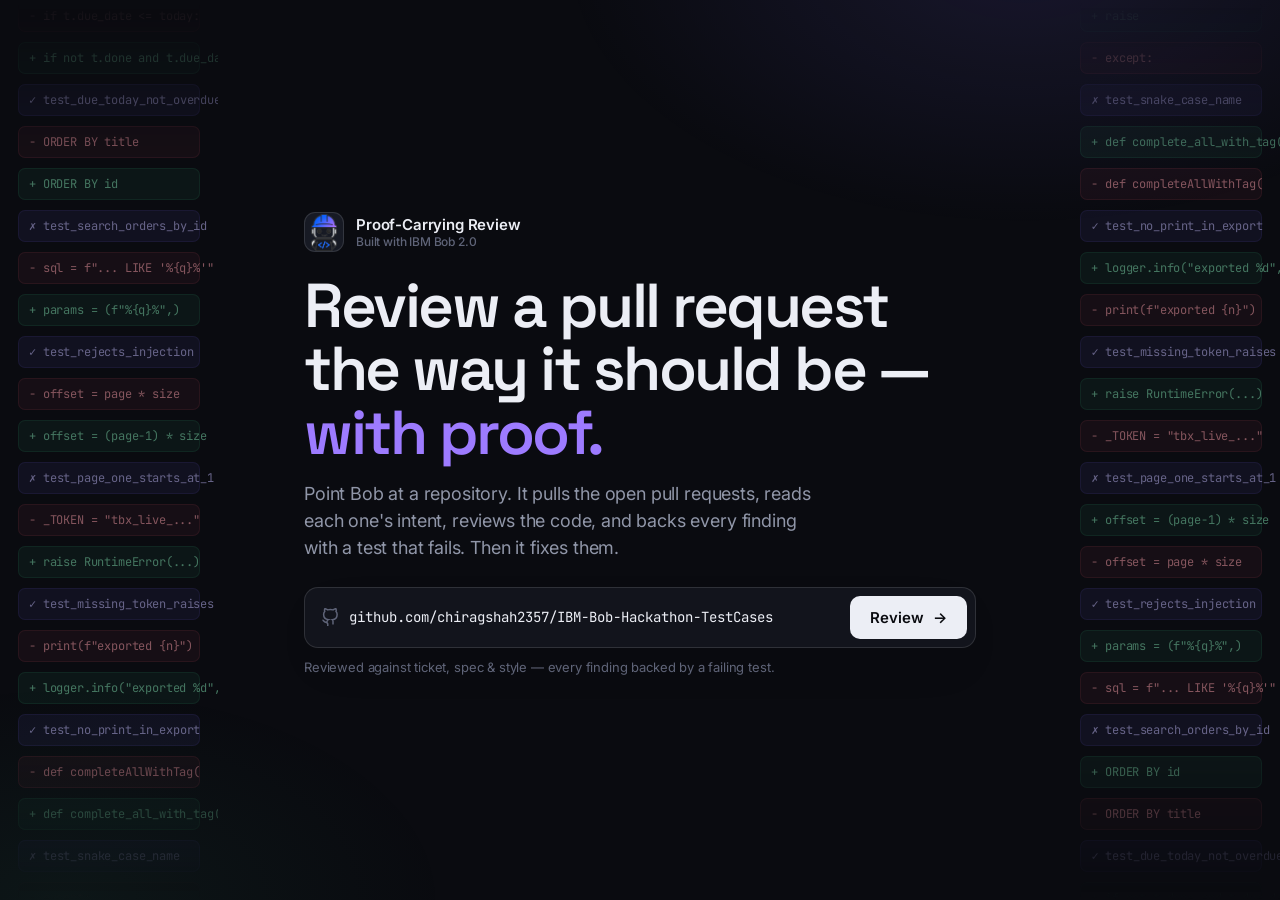
<file: reviewboard/index.html>
<!DOCTYPE html>
<html lang="en">
<head>
<meta charset="UTF-8" />
<meta name="viewport" content="width=device-width, initial-scale=1.0" />
<title>Proof-Carrying Review</title>
<link rel="preconnect" href="https://fonts.googleapis.com" />
<link rel="preconnect" href="https://fonts.gstatic.com" crossorigin />
<link href="https://fonts.googleapis.com/css2?family=Space+Grotesk:wght@400;500;600;700&family=Inter:wght@400;500;600;700&family=JetBrains+Mono:wght@400;500;600&display=swap" rel="stylesheet" />
<link rel="stylesheet" href="style.css" />
</head>
<body>
<section id="landing">
  <div class="fx left"><div class="stream" id="fxL"></div></div>
  <div class="fx right"><div class="stream" id="fxR"></div></div>

  <div class="hero">
    <div class="brandline">
      <div class="logo"><img src="assets/bob.png" alt="Bob" /></div>
      <div class="nm">Proof-Carrying Review<small>Built with IBM Bob 2.0</small></div>
    </div>

    <h1>Review a pull request<br>the way it should be —<br><span class="g">with proof.</span></h1>
    <p class="sub">Point Bob at a repository. It pulls the open pull requests, reads each one's intent, reviews the code, and backs every finding with a test that fails. Then it fixes them.</p>

    <div class="reviewbox">
      <svg width="18" height="18" viewBox="0 0 24 24" fill="none" stroke="currentColor" stroke-width="2"><path d="M9 19c-5 1.5-5-2.5-7-3m14 6v-3.87a3.37 3.37 0 0 0-.94-2.61c3.14-.35 6.44-1.54 6.44-7A5.44 5.44 0 0 0 20 4.77 5.07 5.07 0 0 0 19.91 1S18.73.65 16 2.48a13.38 13.38 0 0 0-7 0C6.27.65 5.09 1 5.09 1A5.07 5.07 0 0 0 5 4.77a5.44 5.44 0 0 0-1.5 3.78c0 5.42 3.3 6.61 6.44 7A3.37 3.37 0 0 0 9 21.13V25"/></svg>
      <input id="repo" value="github.com/chiragshah2357/IBM-Bob-Hackathon-TestCases" spellcheck="false" />
      <button onclick="go()">Review <span class="arw">→</span></button>
    </div>
    <p class="hint">Reviewed against ticket, spec &amp; style — every finding backed by a failing test.</p>
  </div>
</section>
<script>
function go(){
  const r=document.getElementById('repo').value.trim();
  location.href='dashboard.html?repo='+encodeURIComponent(r);
}
document.getElementById('repo').addEventListener('keydown',e=>{if(e.key==='Enter')go();});

// side "diff rain" — slow-moving review lines in the gutters
const LINES=[
  ['del','- if t.due_date <= today:'],['add','+ if not t.done and t.due_date < today:'],
  ['test','✓ test_due_today_not_overdue'],['del','- ORDER BY title'],['add','+ ORDER BY id'],
  ['test','✗ test_search_orders_by_id'],['del','- sql = f"... LIKE \'%{q}%\'"'],['add','+ params = (f"%{q}%",)'],
  ['test','✓ test_rejects_injection'],['del','- offset = page * size'],['add','+ offset = (page-1) * size'],
  ['test','✗ test_page_one_starts_at_1'],['del','- _TOKEN = "tbx_live_..."'],['add','+ raise RuntimeError(...)'],
  ['test','✓ test_missing_token_raises'],['del','- print(f"exported {n}")'],['add','+ logger.info("exported %d", n)'],
  ['test','✓ test_no_print_in_export'],['del','- def completeAllWithTag('],['add','+ def complete_all_with_tag('],
  ['test','✗ test_snake_case_name'],['del','- except:'],['add','+ raise'],
];
function fill(el,shuffle){
  const seq = shuffle ? LINES.slice().reverse() : LINES;
  const rows = seq.concat(seq).map(([c,t])=>`<div class="dline ${c}">${t}</div>`).join('');
  el.innerHTML=rows;
}
fill(document.getElementById('fxL'),false);
fill(document.getElementById('fxR'),true);
</script>
</body>
</html>
</file>
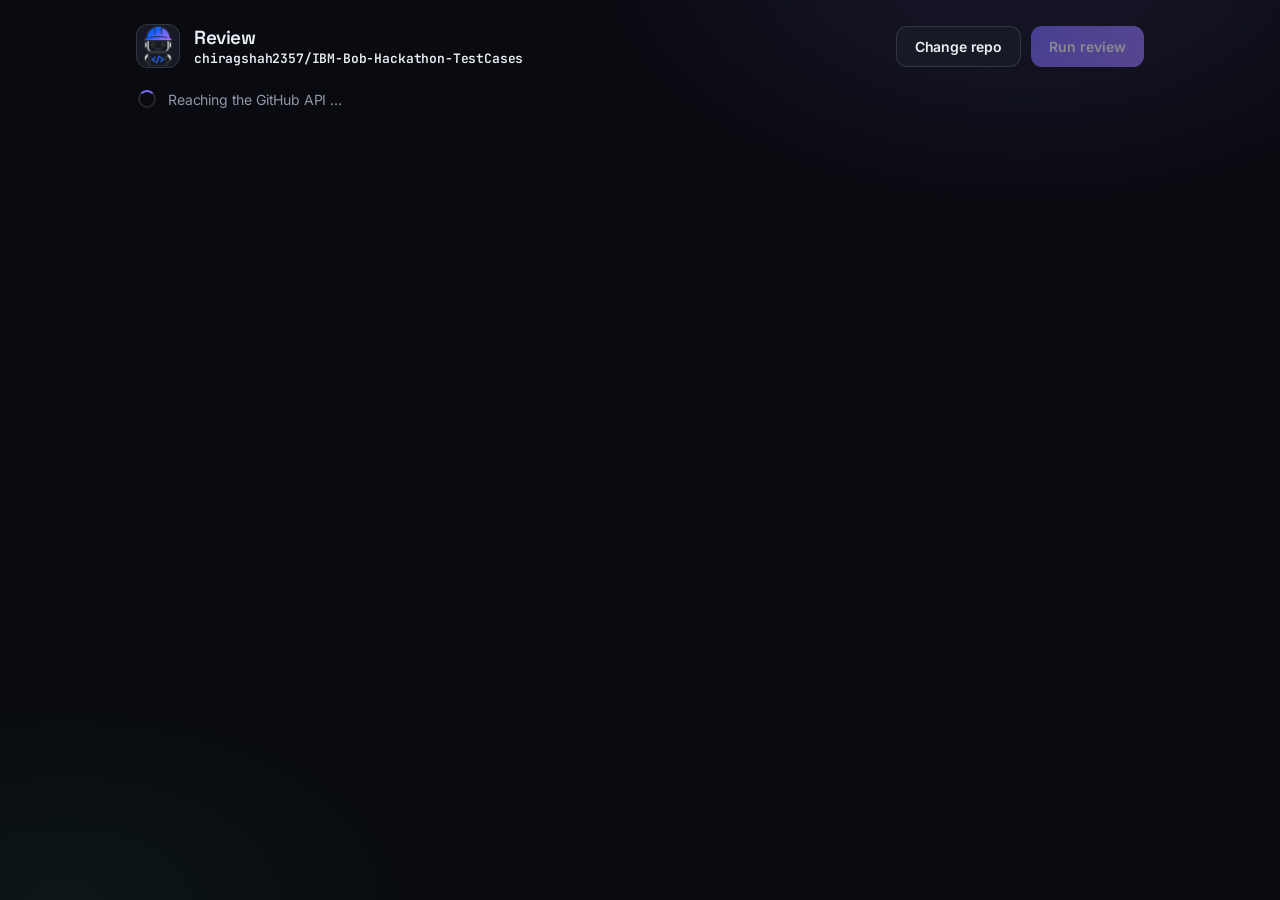
<file: reviewboard/dashboard.html>
<!DOCTYPE html>
<html lang="en">
<head>
<meta charset="UTF-8" />
<meta name="viewport" content="width=device-width, initial-scale=1.0" />
<title>Review · Proof-Carrying Review</title>
<link rel="preconnect" href="https://fonts.googleapis.com" />
<link rel="preconnect" href="https://fonts.gstatic.com" crossorigin />
<link href="https://fonts.googleapis.com/css2?family=Space+Grotesk:wght@400;500;600;700&family=Inter:wght@400;500;600;700&family=JetBrains+Mono:wght@400;500;600&display=swap" rel="stylesheet" />
<link rel="stylesheet" href="style.css" />
</head>
<body>
<section id="dash">
  <div class="top">
    <div class="mini"><img src="assets/bob.png" alt="Bob" /></div>
    <div>
      <h2>Review</h2>
      <div class="repo" id="repoLabel">—</div>
    </div>
    <div class="actions">
      <a class="btn" href="index.html">Change repo</a>
      <button class="btn primary" id="runBtn" onclick="runReview()" disabled>Run review</button>
    </div>
  </div>

  <!-- stage 1: pulling PRs -->
  <div class="stage-note" id="pulling"><span class="spinner"></span> Connecting to repository &amp; pulling open pull requests…</div>

  <!-- run progress -->
  <div id="runbar">
    <div class="bar"><i id="barFill"></i></div>
    <div class="runmeta"><span class="live" id="runLabel">Starting…</span><span id="runPct">0%</span></div>
  </div>

  <!-- results (after run) -->
  <div id="results">
    <div class="row reveal" id="tiles"></div>
    <div class="reveal">
      <div class="sec">Leaderboard</div>
      <p class="sec-sub">Aggregate across all pulled PRs, scored against the ground-truth answer key.</p>
      <div class="panel lb"><table>
        <thead><tr><th>Reviewer</th><th>Recall</th><th>Precision</th><th>Trust</th><th>False alarms</th></tr></thead>
        <tbody id="lb"></tbody>
      </table></div>
    </div>
    <div class="reveal">
      <div class="sec">Recall vs PR size</div>
      <p class="sec-sub">Baselines lose recall as diffs grow. Proof-Carrying Review holds.</p>
      <div class="panel">
        <div class="chart" id="chart"></div>
        <div class="legend">
          <span><i style="background:var(--grad)"></i> Proof-Carrying</span>
          <span><i style="background:#3c415a"></i> Single-pass LLM</span>
        </div>
      </div>
    </div>
  </div>

  <!-- PR list (present after pull; findings fill after run) -->
  <div id="prSection" style="display:none">
    <div class="sec" id="prTitle">Pulled pull requests</div>
    <p class="sec-sub" id="prSub">Bob read each PR's title and description. Press <b>Run review</b> to review the code.</p>
    <div class="prlist" id="prlist"></div>
  </div>
</section>

<script src="data.js"></script>
<script>
const $=s=>document.querySelector(s);
const esc=t=>(t||'').replace(/&/g,'&amp;').replace(/</g,'&lt;').replace(/>/g,'&gt;');
const params=new URLSearchParams(location.search);
const repo=params.get('repo')||DATA.repo;
$('#repoLabel').innerHTML='<b>'+esc(repo.replace('github.com/',''))+'</b>';

let reviewed=false;

// ---- Stage 1: pull PRs (title + description) ----
function prCardHTML(p,idx,fresh){
  const tags=p.clean?'<span class="tag clean">clean</span>':p.categories.map(c=>`<span class="tag ${c}">${c}</span>`).join('');
  let cnt='<span class="cnt pending">·</span>';
  if(reviewed) cnt=p.clean?'<span class="cnt zero">0</span>':`<span class="cnt"><span class="ok">${p.found}</span>/${p.planted}</span>`;
  const body=!reviewed?'' : (p.clean
    ? `<p class="muted" style="margin:13px 0 2px">No issues — the reviewer correctly surfaced nothing.</p>`
    : p.findings.map(f=>findingHTML(f)).join(''));
  return `<div class="pr${fresh?' fresh':''}" id="pr${idx}">
    <div class="head" onclick="${reviewed?`togglePR(${idx})`:''}">
      <span class="id">#${p.pr}</span>
      <div class="meta"><div class="name">${esc(p.title)}</div><div class="desc">${esc(p.desc)}</div></div>
      <span class="tags">${tags}</span>${cnt}${reviewed?'<span class="chev">▶</span>':''}
    </div>
    <div class="body">${body}</div>
  </div>`;
}
function renderPRs(){ $('#prlist').innerHTML=DATA.prs.map((p,idx)=>prCardHTML(p,idx,false)).join(''); }

// real pull: staged status, then fetch OPEN PRs live from the GitHub API
async function pullPRs(){
  const note=$('#pulling');
  const slug=repo.replace(/^https?:\/\//,'').replace('github.com/','').replace(/\/+$/,'');
  const steps=['Connecting to '+slug+' …','Reaching the GitHub API …','Fetching open pull requests …'];
  const delays=[600,650,350];
  const showStep=i=>new Promise(res=>{note.innerHTML='<span class="spinner"></span> '+steps[i];setTimeout(res,delays[i]);});
  await showStep(0); await showStep(1); await showStep(2);

  let live=null;
  try{
    const r=await fetch('https://api.github.com/repos/'+slug+'/pulls?state=open&per_page=100',
                        {headers:{'Accept':'application/vnd.github+json'}});
    if(r.ok) live=await r.json();
  }catch(e){}

  if(live && live.length){
    const byNum={}; live.forEach(pr=>byNum[String(pr.number).padStart(2,'0')]=pr);
    DATA.prs=DATA.prs.filter(p=>byNum[p.pr]).sort((a,b)=>a.pr.localeCompare(b.pr));
    DATA.prs.forEach(p=>{
      const g=byNum[p.pr];
      p.title=g.title.replace(/^TICKET-\d+:\s*/i,'');
      const line=(g.body||'').split('\n').map(s=>s.trim()).find(s=>s && !s.startsWith('#'))||p.desc;
      p.desc=line.replace(/\[([^\]]+)\]\([^)]+\)/g,'$1').replace(/[*_`]/g,'').slice(0,120);
      p.url=g.html_url; p.num=g.number; p.draft=g.draft;
    });
    note.classList.add('done');
    note.innerHTML='Pulled <span class="count">'+DATA.prs.length+'</span> open pull requests live from GitHub — read each title &amp; description';
  }else{
    note.classList.add('done');
    note.innerHTML='<span class="count">'+DATA.prs.length+'</span> pull requests (offline snapshot — GitHub API not reachable)';
  }

  $('#prSection').style.display='block';
  $('#prlist').innerHTML='';
  DATA.prs.forEach((p,idx)=>setTimeout(()=>{
    $('#prlist').insertAdjacentHTML('beforeend',prCardHTML(p,idx,true));
    if(idx===DATA.prs.length-1) $('#runBtn').disabled=false;
  },160+idx*120));
}
function findingHTML(f){
  const fixBtn=f.fix?`<button class="tbtn fix" onclick="applyFix(this)">Apply Bob's fix &amp; re-run</button>`:'';
  return `<div class="finding">
    <div class="fh"><span class="fid">${f.id}</span><span class="sev ${f.severity}">${f.severity}</span><span class="tag ${f.category}">${f.category}</span></div>
    <div class="claim">${esc(f.claim)}</div>
    <div class="loc">${f.file}:${f.line}</div>
    <div class="code"><div class="cbar"><span class="fn mono">${f.test}</span></div><pre>${esc(f.code)}</pre></div>
    <div class="runrow">
      <button class="tbtn" onclick="runTest(this)">Run test</button>${fixBtn}
      <span class="status fail">✗ Failed — bug reproduced</span>
      <span class="status pass">✓ Passed — fix verified</span>
    </div>
    <div class="out fail"><pre>${esc(f.fail)}</pre></div>
    ${f.fix?`<div class="out pass"><pre>${esc('$ pytest '+f.test+'\n'+f.fix+'\n\n1 passed in 0.03s')}</pre></div>`:''}
  </div>`;
}
function togglePR(i){document.getElementById('pr'+i).classList.toggle('open');}
function runTest(b){const x=b.closest('.finding');x.querySelector('.status.fail').classList.add('show');x.querySelector('.out.fail').classList.add('show');b.disabled=true;b.textContent='Test run';}
function applyFix(b){const x=b.closest('.finding');x.querySelector('.status.pass').classList.add('show');x.querySelector('.out.pass').classList.add('show');b.disabled=true;b.textContent='Fixed ✓';}

// ---- results painters ----
function paintTiles(){const o=DATA.leaderboard.ours,n=DATA.leaderboard.naive;
  $('#tiles').innerHTML=[
    ['Recall',o.recall+'<span class="u">%</span>','+'+(o.recall-n.recall)+' vs single-pass'],
    ['Precision',o.precision+'<span class="u">%</span>','+'+(o.precision-n.precision)+' vs single-pass'],
    ['Trust score',o.trust+'<span class="u">%</span>','every finding proven'],
    ['False alarms',o.false_alarms,'vs '+n.false_alarms+' single-pass'],
  ].map(([h,m,d])=>`<div class="panel tile"><h3>${h}</h3><div class="metric">${m}</div><div class="delta">${d}</div></div>`).join('');}
function paintLB(){const bar=(v,g)=>`<div class="barcell"><div class="track"><i style="width:${v}%;background:${g}"></i></div><span class="num">${v}%</span></div>`;
  const rows=[['ours','Proof-Carrying','ours','var(--grad)'],['naive','Single-pass LLM','naive','#3c415a']];
  $('#lb').innerHTML=rows.map(([k,label,cls,g],i)=>{const d=DATA.leaderboard[k];
    return `<tr class="${i===0?'win':''}"><td><span class="who ${cls}"><span class="dot"></span>${label}${i===0?' <span class="crown">★</span>':''}</span></td>
      <td>${bar(d.recall,g)}</td><td>${bar(d.precision,g)}</td><td>${d.trust}%</td><td>${d.false_alarms}</td></tr>`;}).join('');}
function paintChart(){$('#chart').innerHTML=DATA.sizeBuckets.map(s=>`
  <div class="grp"><div class="bars">
    <div class="gb ours" style="height:${s.ours*1.4}px"><span class="v">${s.ours}</span></div>
    <div class="gb naive" style="height:${s.naive*1.4}px"><span class="v">${s.naive}</span></div>
  </div><div class="lab">${s.size}<small>${s.lines}</small></div></div>`).join('');}

// ---- Stage 2: run review ----
let running=false;
function runReview(){
  if(running||reviewed)return;running=true;
  $('#runBtn').disabled=true;$('#runbar').classList.add('show');
  const steps=[
    ['Reading each PR — title, description, ticket, SPEC & STYLE',10],
    ['Spawning 4 reviewer subagents (spec · bugs · coverage · style)',28],
    ['Reviewing code across 8 PRs',48],
    ['Prover — writing a failing test per candidate finding',70],
    ['Running proof tests with pytest',88],
    ['Scoring & writing findings.json',100],
  ];
  let i=0;(function tick(){
    if(i>=steps.length){
      $('#runLabel').textContent='Review complete — 19 findings, each proven by a failing test';
      running=false;reviewed=true;
      setTimeout(()=>{
        $('#runbar').classList.remove('show');
        paintTiles();paintLB();paintChart();$('#results').classList.add('show');
        $('#prTitle').textContent='Findings by pull request';
        $('#prSub').innerHTML='Each finding is backed by a failing test. Click a PR, then run the test — red now, green after Bob’s fix.';
        renderPRs();
      },450);return;}
    const [label,pct]=steps[i++];
    $('#runLabel').textContent=label;$('#runPct').textContent=pct+'%';$('#barFill').style.width=pct+'%';
    setTimeout(tick,700+Math.random()*480);
  })();
}

pullPRs(); // buffering: connect -> fetch -> stream PRs
</script>
</body>
</html>
</file>
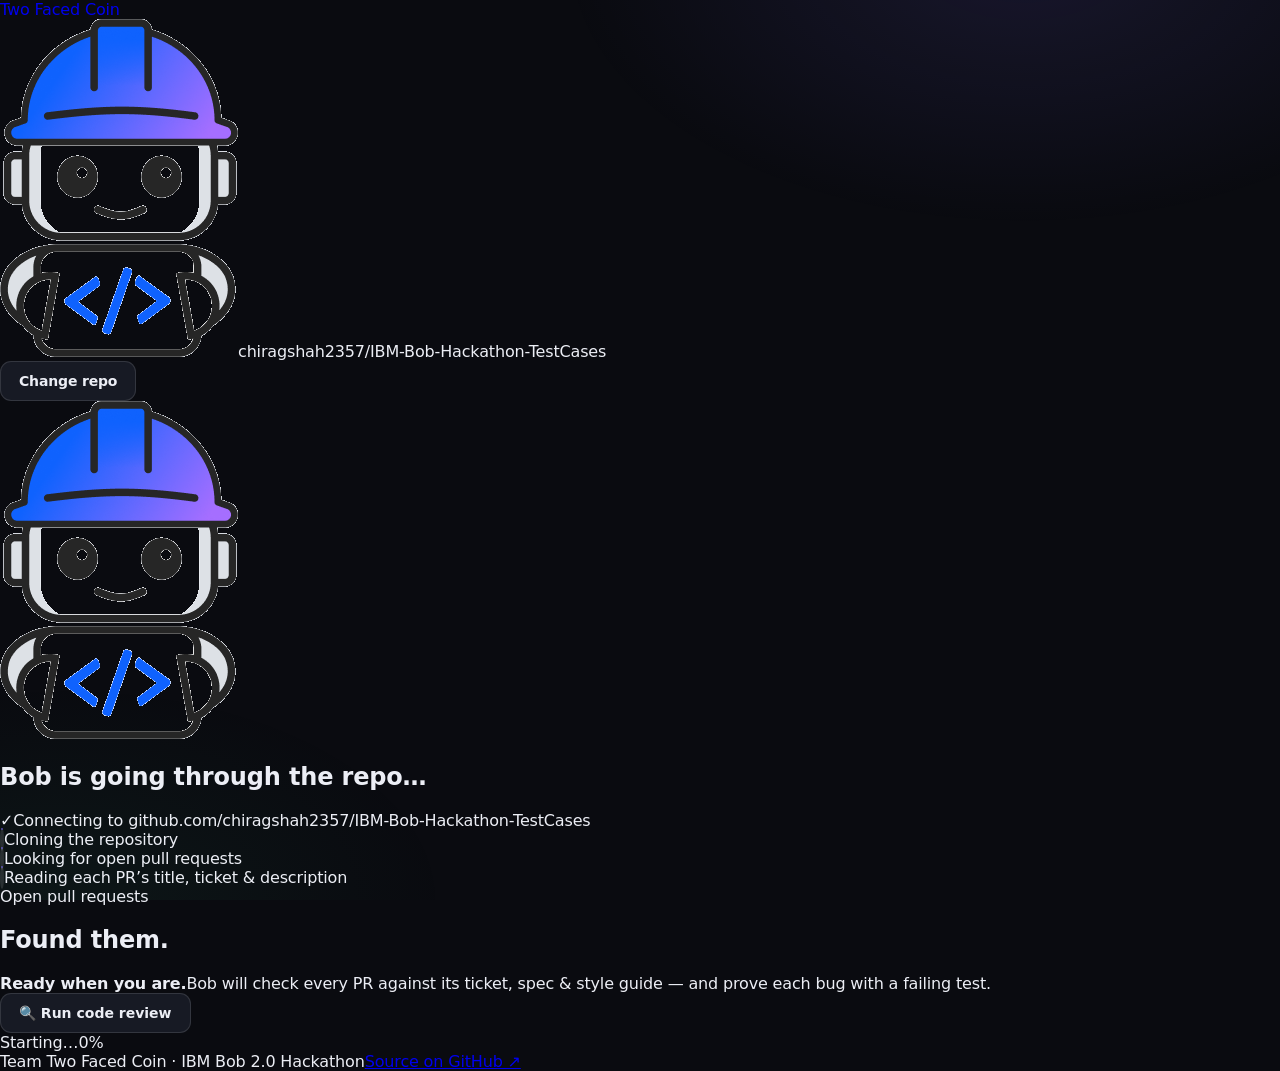
<file: reviewboard/review.html>
<!DOCTYPE html>
<html lang="en">
<head>
<meta charset="UTF-8" />
<meta name="viewport" content="width=device-width, initial-scale=1.0" />
<title>Review · Proof-Carrying Review</title>
<link rel="preconnect" href="https://fonts.googleapis.com" />
<link rel="preconnect" href="https://fonts.gstatic.com" crossorigin />
<link href="https://fonts.googleapis.com/css2?family=Bricolage+Grotesque:opsz,wght@12..96,500;12..96,600;12..96,700;12..96,800&family=JetBrains+Mono:wght@400;600;700&display=swap" rel="stylesheet" />
<link rel="stylesheet" href="style.css" />
</head>
<body>
<div class="wrap">
  <div class="rtop">
    <a class="team" href="index.html" style="text-decoration:none"><span class="coin" aria-hidden="true"></span>Two Faced Coin</a>
    <div class="right">
      <div class="repo"><img src="assets/bob.png" alt="" /><span id="repoName">—</span></div>
      <a class="btn small ghost" href="index.html">Change repo</a>
    </div>
  </div>

  <!-- 1 · Bob goes through the repo -->
  <div class="card scan" id="scan">
    <div class="bobbox"><img src="assets/bob.png" alt="" /></div>
    <div>
      <h2 id="scanTitle">Bob is going through the repo…</h2>
      <div class="scanlog" id="scanlog"></div>
      <div class="scanbar"><i id="scanbar"></i></div>
    </div>
  </div>

  <!-- 2 · open PRs, listed in order -->
  <section id="prSection" class="hidden">
    <div class="shead">
      <div><span class="kicker" id="prKicker">Open pull requests</span><h2 id="prHeading">Found them.</h2><p id="prSub"></p></div>
    </div>
    <div class="prlist" id="prlist"></div>

    <!-- 3 · run the review -->
    <div class="card runcta hidden" id="runcta">
      <div class="txt"><b>Ready when you are.</b><span>Bob will check every PR against its ticket, spec &amp; style guide — and prove each bug with a failing test.</span></div>
      <button class="btn big pink" id="runBtn">🔍 Run code review</button>
    </div>
    <div class="card runprog" id="runprog">
      <div class="lbl"><span id="runLabel">Starting…</span><span id="runPct">0%</span></div>
      <div class="scanbar"><i id="runbar"></i></div>
    </div>
  </section>

  <!-- 4 · results -->
  <section id="results" class="hidden">
    <div class="tiles" id="tiles"></div>
    <div class="truth" id="truth"><span class="e">🧾</span><p id="truthText"></p></div>

    <div id="scoreSection">
      <div class="shead"><div><span class="kicker">The scores</span><h2>Proof beats guessing.</h2>
        <p>Same PRs, same answer key of planted bugs, three reviewers. <span id="scoreSrc"></span></p></div></div>
      <div class="board">
        <div class="card podiumcard">
          <div class="seg" id="seg" role="tablist">
            <button class="on" data-m="recall">Bugs caught</button>
            <button data-m="precision">Accuracy</button>
            <button data-m="trust">Proven</button>
          </div>
          <p class="segexpl" id="segExpl"></p>
          <div class="podium" id="podium"></div>
        </div>
        <div class="side">
          <div class="card alarms"><h3>🚨 False alarms</h3><p>Comments about bugs that weren’t there. Fewer is better.</p><div id="alarms"></div></div>
          <div class="card sizes"><h3>📏 Big PRs don’t scare Bob</h3><p>Bugs caught, by size of the change.</p><div id="sizes"></div>
            <div class="skey"><span><i style="background:var(--yellow)"></i>Proof-Carrying</span><span><i style="background:var(--lilac)"></i>Bob built-in</span><span><i style="background:var(--sky)"></i>Naive LLM</span></div></div>
        </div>
      </div>
    </div>
  </section>

  <div class="rfoot"><span>Team Two Faced Coin · IBM Bob 2.0 Hackathon</span><a href="https://github.com/chiragshah2357/IBM-Bob-2.0-Hackathon" target="_blank" rel="noopener">Source on GitHub ↗</a></div>
</div>

<script src="data.js"></script>
<script src="review.js"></script>
</body>
</html>
</file>
<file: reviewboard/style.css>
/* ===== Proof-Carrying Review — refined dark, editorial ===== */
:root{
  --bg:#0a0b10;
  --surface:#12141c;
  --surface2:#171a24;
  --ink:#eceef5; --muted:#9096a8; --faint:#5f6478;
  --line:rgba(255,255,255,.07);
  --line2:rgba(255,255,255,.12);
  --accent:#7c6cff;        /* indigo-violet, single accent */
  --accent2:#9d7bff;
  --accent-soft:rgba(124,108,255,.14);
  --good:#3ecf8e; --good-soft:rgba(62,207,142,.12);
  --bad:#ff5d73;  --bad-soft:rgba(255,93,115,.10);
  --gold:#e8b45c;
  --grad:linear-gradient(120deg,#7c6cff,#9d7bff);
  --shadow:0 20px 50px -28px rgba(0,0,0,.85);
  --r:16px;
}
*{box-sizing:border-box}
html,body{margin:0;height:100%}
body{
  font-family:Inter,system-ui,sans-serif;color:var(--ink);background:var(--bg);
  -webkit-font-smoothing:antialiased;letter-spacing:-.01em;overflow-x:hidden;
}
body::before{content:"";position:fixed;inset:0;z-index:-1;pointer-events:none;
  background:
    radial-gradient(60% 50% at 80% -5%,rgba(124,108,255,.12),transparent 60%),
    radial-gradient(50% 40% at 5% 100%,rgba(62,207,142,.06),transparent 60%);}
.mono{font-family:'JetBrains Mono',ui-monospace,monospace}
.display{font-family:'Space Grotesk',Inter,sans-serif;letter-spacing:-.03em}

.panel{background:var(--surface);border:1px solid var(--line);border-radius:var(--r);box-shadow:var(--shadow)}

/* ---------------- LANDING ---------------- */
#landing{min-height:100vh;display:grid;place-items:center;overflow:hidden}
.hero{width:100%;max-width:720px;padding:32px 24px;animation:rise .7s cubic-bezier(.2,.8,.2,1)}
.brandline{display:flex;align-items:center;gap:12px;margin-bottom:22px}
.brandline .logo{width:40px;height:40px;border-radius:11px;background:var(--surface2);border:1px solid var(--line2);display:grid;place-items:center}
.brandline .logo img{width:26px}
.brandline .nm{font-weight:600;font-size:15px}
.brandline .nm small{display:block;color:var(--faint);font-size:12px;font-weight:500}
.brandline .tag{margin-left:auto;font-size:12px;color:var(--muted);border:1px solid var(--line);padding:6px 12px;border-radius:999px}
h1{font-family:'Space Grotesk',sans-serif;font-size:clamp(38px,6.4vw,62px);line-height:1.02;font-weight:600;
  letter-spacing:-.04em;margin:0}
h1 .g{color:var(--accent2)}
.sub{color:var(--muted);font-size:clamp(15px,2.1vw,18px);margin:16px 0 0;max-width:520px;line-height:1.5;font-weight:400}
.reviewbox{margin-top:26px;display:flex;gap:10px;background:var(--surface);border:1px solid var(--line2);
  border-radius:14px;padding:8px 8px 8px 16px;align-items:center;box-shadow:var(--shadow)}
.reviewbox svg{flex:none;color:var(--faint)}
.reviewbox input{flex:1;background:none;border:0;outline:none;color:var(--ink);font-family:'JetBrains Mono',monospace;
  font-size:14px;padding:10px 0}
.reviewbox input::placeholder{color:var(--faint)}
.reviewbox button{border:0;cursor:pointer;font-family:inherit;font-weight:600;font-size:15px;color:#fff;
  padding:12px 22px;border-radius:10px;background:var(--grad);transition:filter .15s,transform .15s;white-space:nowrap}
.reviewbox button:hover{filter:brightness(1.08);transform:translateY(-1px)}
.hint{margin-top:11px;color:var(--faint);font-size:13px}
.hint b{color:var(--muted);font-weight:600}
@keyframes rise{from{opacity:0;transform:translateY(18px)}to{opacity:1;transform:none}}

/* ---------------- DASHBOARD ---------------- */
#dash{padding:20px clamp(14px,4vw,36px) 80px;max-width:1080px;margin:0 auto}
.top{display:flex;align-items:center;gap:14px;margin:4px 0 22px}
.top .mini{width:44px;height:44px;border-radius:12px;background:var(--surface2);border:1px solid var(--line2);display:grid;place-items:center}
.top .mini img{width:28px}
.top .repo{font-family:'JetBrains Mono',monospace;font-size:13px;color:var(--muted)}
.top .repo b{color:var(--ink);font-weight:600}
.top h2{margin:0;font-family:'Space Grotesk',sans-serif;font-size:19px;font-weight:600;letter-spacing:-.02em}
.top .actions{margin-left:auto;display:flex;gap:10px}
.btn{border:1px solid var(--line2);background:var(--surface2);color:var(--ink);font-family:inherit;font-weight:600;
  font-size:14px;padding:11px 18px;border-radius:11px;cursor:pointer;transition:.15s;text-decoration:none;display:inline-flex;align-items:center;gap:8px}
.btn:hover{border-color:var(--accent);color:#fff}
.btn.primary{border:0;background:var(--grad);color:#fff}
.btn.primary:hover{filter:brightness(1.08)}
.btn:disabled{opacity:.5;cursor:default}

/* stage: pulling */
.stage-note{display:flex;align-items:center;gap:12px;color:var(--muted);font-size:14px;margin:8px 2px 18px}
.spinner{width:18px;height:18px;border-radius:50%;border:2px solid var(--line2);border-top-color:var(--accent);animation:spin .8s linear infinite}
@keyframes spin{to{transform:rotate(360deg)}}

/* run bar */
#runbar{display:none;margin:6px 0 4px}
#runbar.show{display:block;animation:rise .35s}
.bar{height:8px;border-radius:999px;background:var(--surface2);overflow:hidden;border:1px solid var(--line)}
.bar>i{display:block;height:100%;width:0;background:var(--grad);border-radius:999px;transition:width .35s cubic-bezier(.3,.9,.3,1)}
.runmeta{display:flex;justify-content:space-between;font-size:13px;color:var(--muted);margin-top:10px;font-weight:500}
.runmeta .live{color:var(--ink)}

/* section headers */
.sec{font-family:'Space Grotesk',sans-serif;font-size:15px;font-weight:600;margin:30px 2px 3px;letter-spacing:-.01em}
.sec-sub{color:var(--muted);font-size:13px;margin:0 2px 14px}

#results{display:none}
#results.show{display:block}
.reveal{opacity:0;transform:translateY(14px);animation:pop .55s forwards}
.reveal:nth-child(2){animation-delay:.08s}.reveal:nth-child(3){animation-delay:.16s}.reveal:nth-child(4){animation-delay:.24s}
@keyframes pop{to{opacity:1;transform:none}}

.row{display:grid;grid-template-columns:repeat(4,1fr);gap:14px}
@media(max-width:880px){.row{grid-template-columns:repeat(2,1fr)}}
.tile{padding:18px 20px}
.tile h3{margin:0 0 12px;font-size:12px;font-weight:600;color:var(--muted);letter-spacing:.02em}
.tile .metric{font-family:'Space Grotesk',sans-serif;font-size:42px;font-weight:600;letter-spacing:-.04em;line-height:1}
.tile .metric .u{font-size:17px;color:var(--muted);font-weight:600;margin-left:1px}
.tile .delta{font-size:12px;font-weight:600;margin-top:10px;color:var(--good)}
.tile .delta.flat{color:var(--muted)}

/* leaderboard */
.lb{padding:6px 6px 2px}
table{width:100%;border-collapse:collapse}
th,td{text-align:left;padding:13px 12px;font-size:14px;border-bottom:1px solid var(--line)}
th{color:var(--faint);font-weight:600;font-size:11px;letter-spacing:.04em;text-transform:uppercase}
tr:last-child td{border-bottom:0}
tr.win td{background:rgba(232,180,92,.05)}
.who{display:inline-flex;align-items:center;gap:9px;font-weight:600}
.who .dot{width:9px;height:9px;border-radius:3px}
.who.ours .dot{background:var(--accent)} .who.bob .dot{background:#6f6a99} .who.naive .dot{background:#454a63}
.who .crown{color:var(--gold);font-size:12px}
.barcell{display:flex;align-items:center;gap:11px}
.barcell .track{flex:1;height:7px;border-radius:999px;background:var(--surface2);overflow:hidden}
.barcell .track>i{display:block;height:100%;border-radius:999px}
.num{font-variant-numeric:tabular-nums;font-weight:600;min-width:44px;text-align:right;font-family:'JetBrains Mono',monospace;font-size:13px}

/* chart */
.chart{padding:24px 20px 12px;display:flex;gap:20px;align-items:flex-end;justify-content:space-around;min-height:220px}
.grp{flex:1;display:flex;flex-direction:column;align-items:center;gap:12px}
.bars{display:flex;gap:9px;align-items:flex-end;height:150px}
.gb{width:24px;border-radius:6px 6px 2px 2px;position:relative;transition:height .8s cubic-bezier(.3,.9,.3,1)}
.gb.ours{background:var(--grad)} .gb.bob{background:#6f6a99} .gb.naive{background:#3c415a}
.gb .v{position:absolute;top:-20px;left:50%;transform:translateX(-50%);font-size:12px;font-weight:600;color:var(--muted);font-family:'JetBrains Mono',monospace}
.grp .lab{font-weight:600;font-size:14px;text-align:center}
.grp .lab small{display:block;color:var(--faint);font-weight:500;font-size:11px;margin-top:2px}
.legend{display:flex;gap:18px;justify-content:center;padding:4px 0 14px}
.legend span{display:inline-flex;align-items:center;gap:8px;font-size:12px;color:var(--muted);font-weight:500}
.legend i{width:11px;height:11px;border-radius:3px}

/* PR list + drill-down */
.prlist{display:grid;gap:10px}
.pr{border:1px solid var(--line);border-radius:14px;overflow:hidden;background:var(--surface)}
.pr .head{display:flex;align-items:center;gap:14px;padding:15px 18px;cursor:pointer;transition:background .15s}
.pr .head:hover{background:var(--surface2)}
.pr .id{font-family:'JetBrains Mono',monospace;font-weight:600;color:var(--accent2);min-width:42px;font-size:14px}
.pr .meta{flex:1;min-width:0}
.pr .name{font-weight:600;font-size:15px}
.pr .desc{color:var(--muted);font-size:13px;margin-top:2px;white-space:nowrap;overflow:hidden;text-overflow:ellipsis}
.pr .tags{display:flex;gap:6px;flex-wrap:wrap}
.tag{font-size:11px;font-weight:600;padding:4px 9px;border-radius:7px}
.tag.spec{background:var(--accent-soft);color:#c3bcff}
.tag.security{background:var(--bad-soft);color:#ffb3bd}
.tag.bug{background:rgba(232,180,92,.12);color:#f0cd90}
.tag.style{background:rgba(255,255,255,.06);color:var(--muted)}
.tag.coverage{background:var(--good-soft);color:#9ff0cb}
.tag.clean{background:var(--good-soft);color:#9ff0cb}
.pr .cnt{font-family:'JetBrains Mono',monospace;font-weight:600;font-size:14px;min-width:42px;text-align:right}
.pr .cnt .ok{color:var(--good)} .pr .cnt.zero{color:var(--faint)} .pr .cnt.pending{color:var(--faint)}
.pr .chev{color:var(--faint);transition:transform .2s;font-size:11px}
.pr.open .chev{transform:rotate(90deg)}
.pr .body{display:none;padding:2px 18px 16px;border-top:1px solid var(--line)}
.pr.open .body{display:block;animation:rise .3s}
.finding{border:1px solid var(--line);border-radius:11px;padding:15px;margin-top:12px;background:var(--surface2)}
.finding .fh{display:flex;align-items:center;gap:9px;flex-wrap:wrap}
.finding .fid{font-family:'JetBrains Mono',monospace;font-weight:600;color:var(--accent2);font-size:13px}
.sev{font-size:10px;font-weight:700;padding:3px 8px;border-radius:6px;letter-spacing:.03em;text-transform:uppercase}
.sev.high{background:var(--bad-soft);color:#ffb3bd} .sev.med{background:rgba(232,180,92,.14);color:#f0cd90} .sev.low{background:rgba(255,255,255,.06);color:var(--muted)}
.finding .claim{font-weight:500;margin:9px 0 4px;font-size:14px}
.finding .loc{font-family:'JetBrains Mono',monospace;font-size:12px;color:var(--faint)}
.code{margin-top:11px;border-radius:9px;border:1px solid var(--line);overflow:hidden;background:#0b0c14}
.code .cbar{display:flex;align-items:center;gap:8px;padding:8px 12px;border-bottom:1px solid var(--line)}
.code .cbar .fn{font-family:'JetBrains Mono',monospace;font-size:12px;color:var(--faint)}
.code pre{margin:0;padding:12px 14px;font-family:'JetBrains Mono',monospace;font-size:12.5px;line-height:1.6;color:#cdd2ec;overflow:auto}
.runrow{display:flex;align-items:center;gap:10px;margin-top:12px;flex-wrap:wrap}
.tbtn{border:1px solid var(--line2);background:var(--surface);color:var(--ink);font-family:inherit;font-weight:600;
  font-size:13px;padding:9px 15px;border-radius:9px;cursor:pointer;display:inline-flex;align-items:center;gap:7px;transition:.15s}
.tbtn:hover{border-color:var(--accent)}
.tbtn.fix{background:var(--good-soft);border-color:rgba(62,207,142,.35);color:#a6f0d0}
.tbtn:disabled{opacity:.6;cursor:default}
.status{font-weight:600;font-size:13px;display:none;align-items:center;gap:7px}
.status.show{display:inline-flex;animation:rise .3s}
.status.fail{color:var(--bad)} .status.pass{color:var(--good)}
.out{display:none;margin-top:10px;border-radius:9px;overflow:hidden;border:1px solid var(--line)}
.out.show{display:block;animation:rise .3s}
.out pre{margin:0;padding:11px 14px;font-family:'JetBrains Mono',monospace;font-size:12px;line-height:1.55;white-space:pre-wrap}
.out.fail pre{background:var(--bad-soft);color:#ffbcc6;border-left:2px solid var(--bad)}
.out.pass pre{background:var(--good-soft);color:#a6f0d0;border-left:2px solid var(--good)}
.muted{color:var(--muted)}

/* ---------- landing side motion + refined button ---------- */
#landing{position:relative}
.fx{position:fixed;top:0;bottom:0;width:clamp(140px,17vw,300px);overflow:hidden;z-index:0;pointer-events:none;
  opacity:.5;-webkit-mask:linear-gradient(180deg,transparent,#000 18%,#000 82%,transparent);
  mask:linear-gradient(180deg,transparent,#000 18%,#000 82%,transparent)}
.fx.left{left:0} .fx.right{right:0}
.fx .stream{display:flex;flex-direction:column;gap:10px;padding:0 18px;animation:streamUp 26s linear infinite}
.fx.right .stream{animation-duration:34s;animation-direction:reverse}
@keyframes streamUp{from{transform:translateY(0)}to{transform:translateY(-50%)}}
.dline{font-family:'JetBrains Mono',monospace;font-size:12px;line-height:1.5;white-space:nowrap;
  padding:6px 10px;border-radius:7px;border:1px solid var(--line);background:rgba(255,255,255,.02);color:var(--faint)}
.dline.add{color:#7fe0b0;border-color:rgba(62,207,142,.18);background:var(--good-soft)}
.dline.del{color:#ff9fab;border-color:rgba(255,93,115,.18);background:var(--bad-soft)}
.dline.test{color:#c3bcff;border-color:rgba(124,108,255,.18);background:var(--accent-soft)}
.hero{position:relative;z-index:2}
@media(max-width:960px){.fx{display:none}}

/* refined review button (not a generic gradient pill) */
.reviewbox button{background:var(--ink);color:#0a0b10;border-radius:10px;font-weight:600;padding:12px 20px;
  display:inline-flex;align-items:center;gap:9px}
.reviewbox button:hover{filter:none;background:#fff;transform:none}
.reviewbox button .arw{display:inline-flex;transition:transform .18s}
.reviewbox button:hover .arw{transform:translateX(4px)}

/* progressive PR card appearance during "pull" */
@keyframes prIn{from{opacity:0;transform:translateY(10px)}to{opacity:1;transform:none}}
.pr.fresh{animation:prIn .34s cubic-bezier(.2,.8,.2,1) both}
.stage-note.done{color:var(--good)}
.stage-note .count{color:var(--ink);font-weight:600}
</file>
